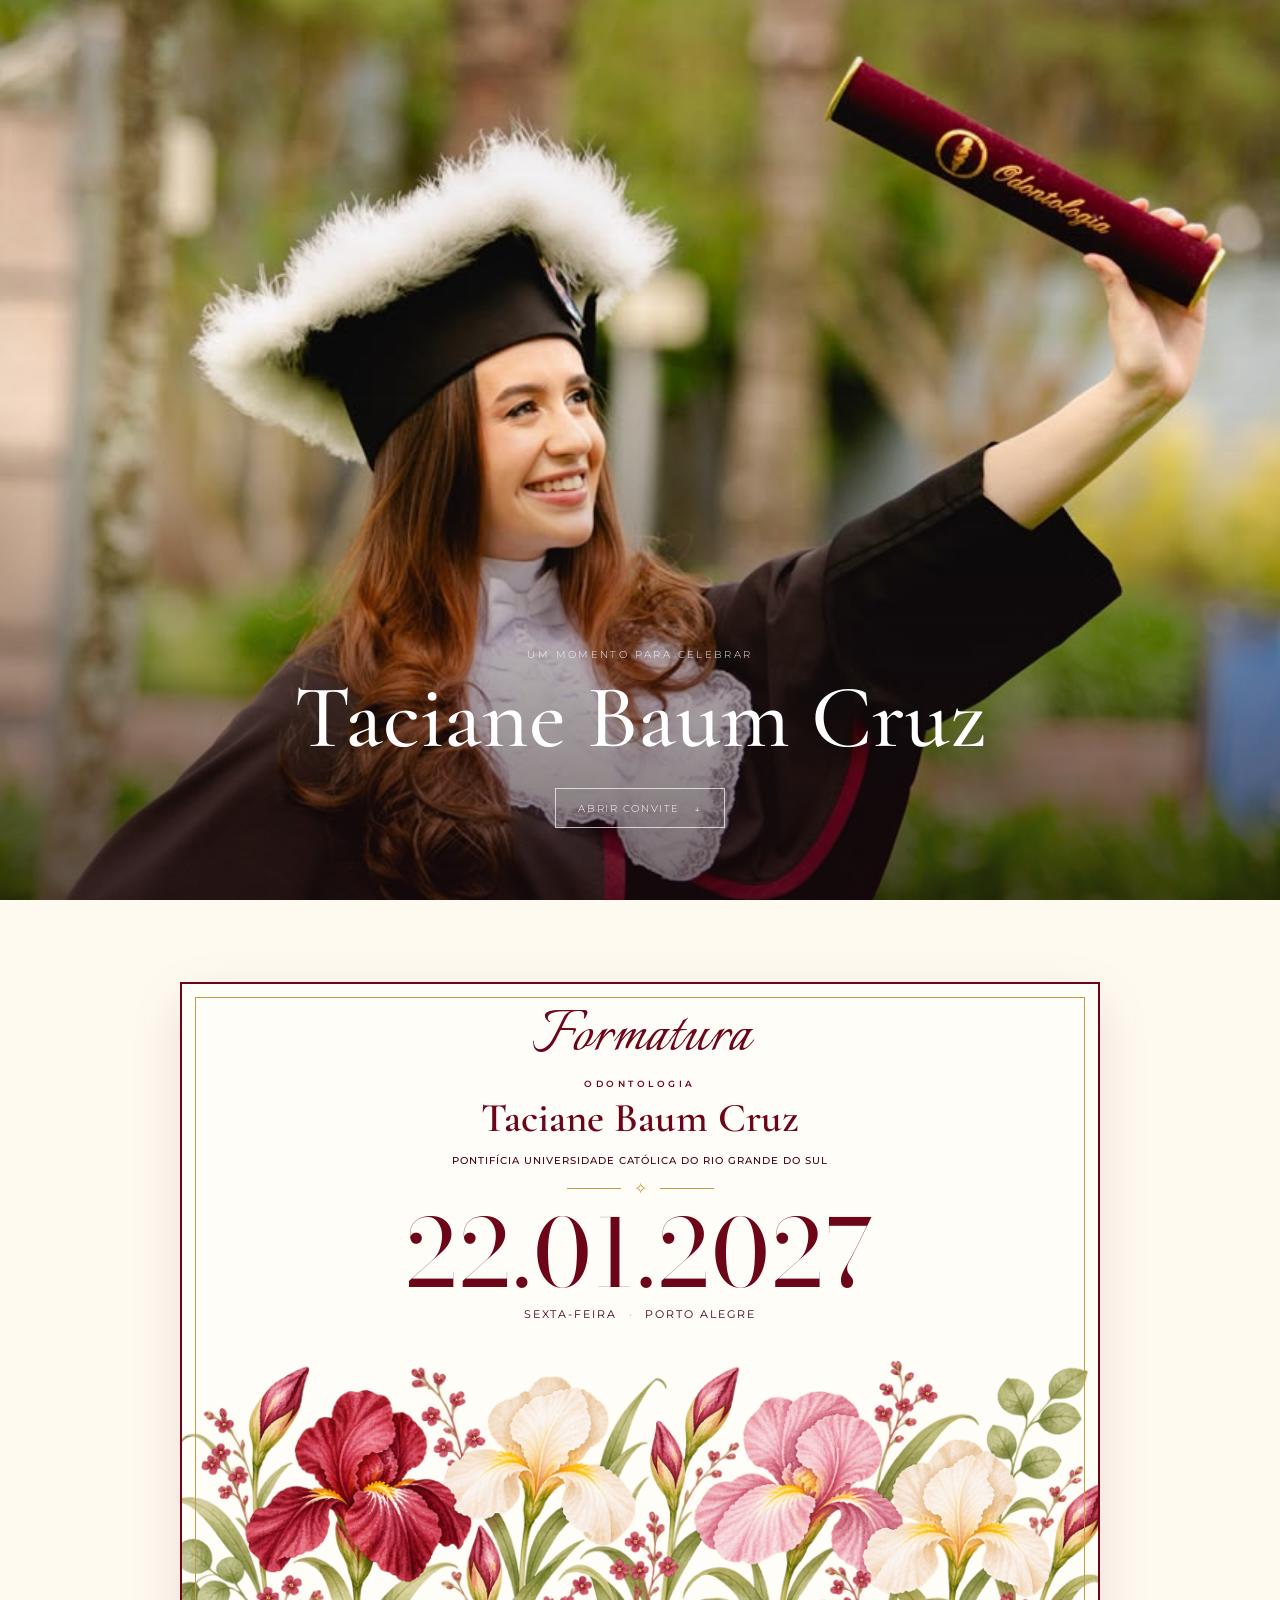
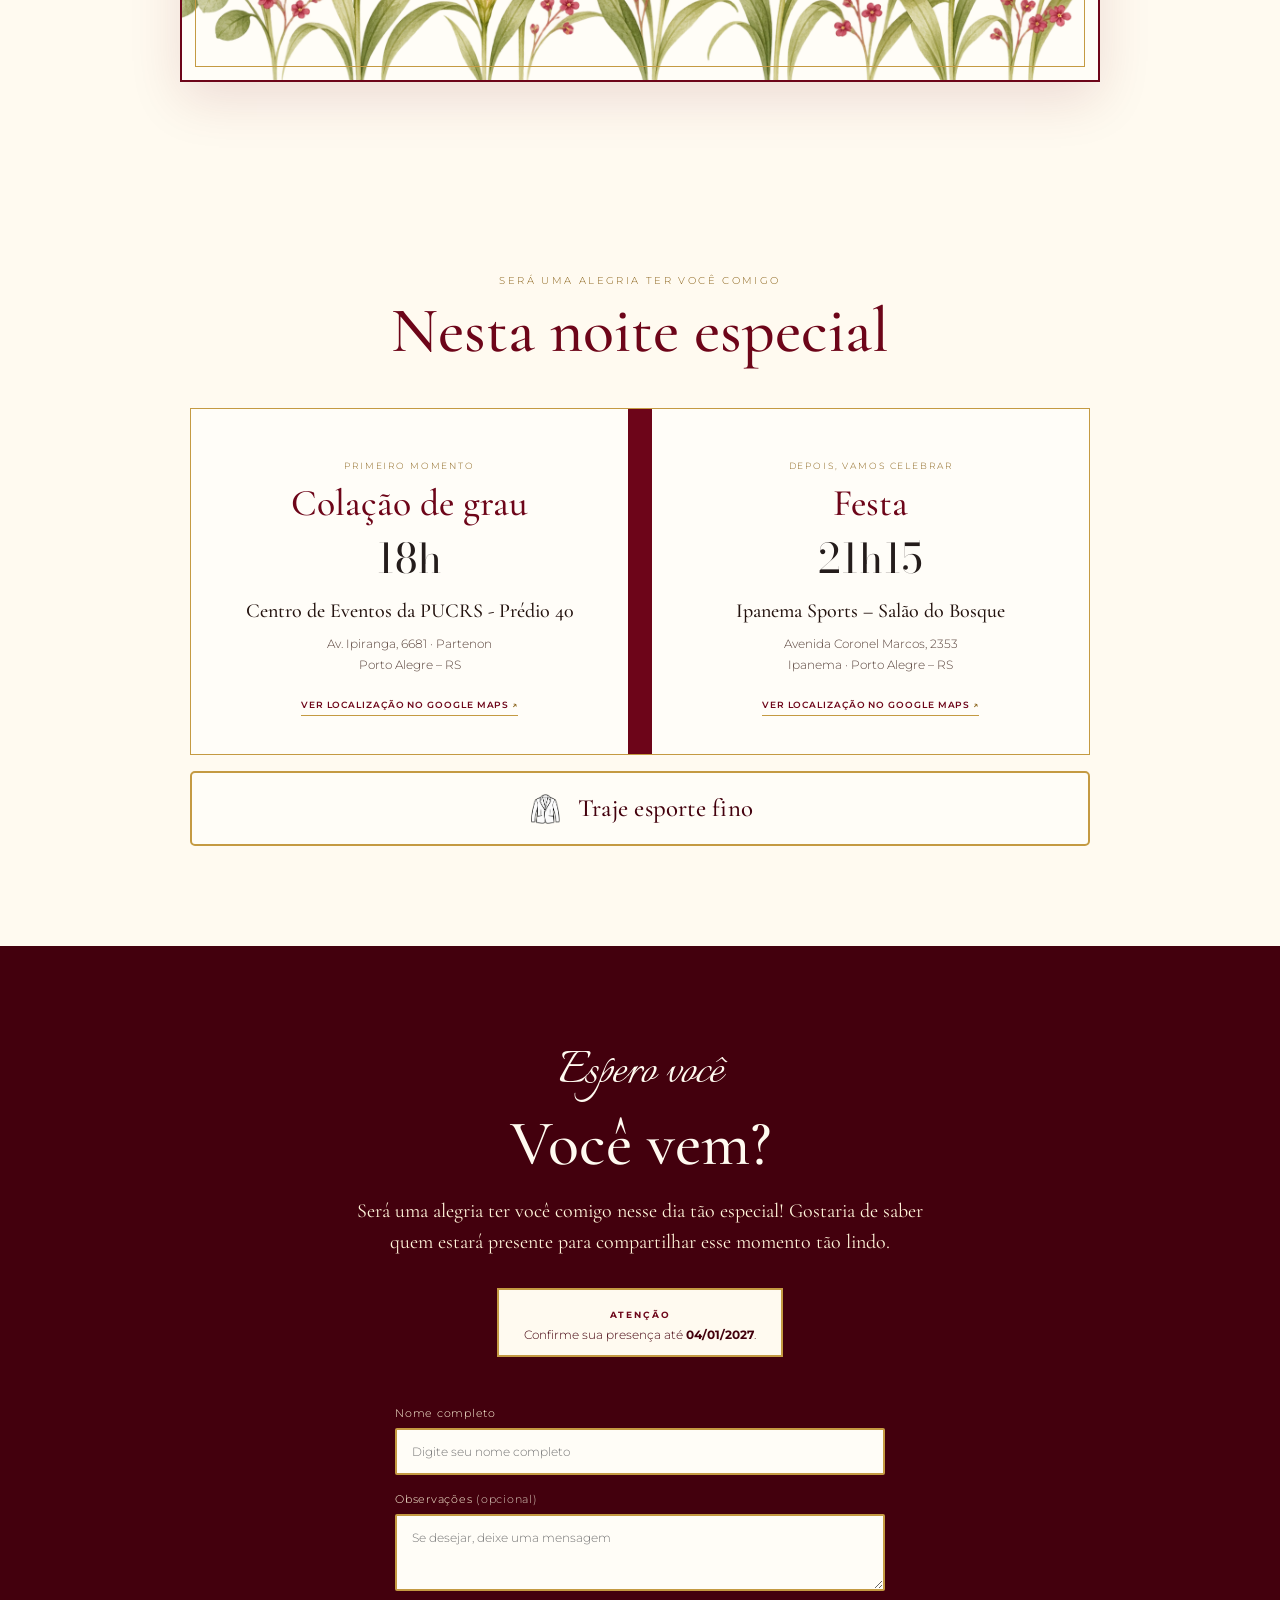
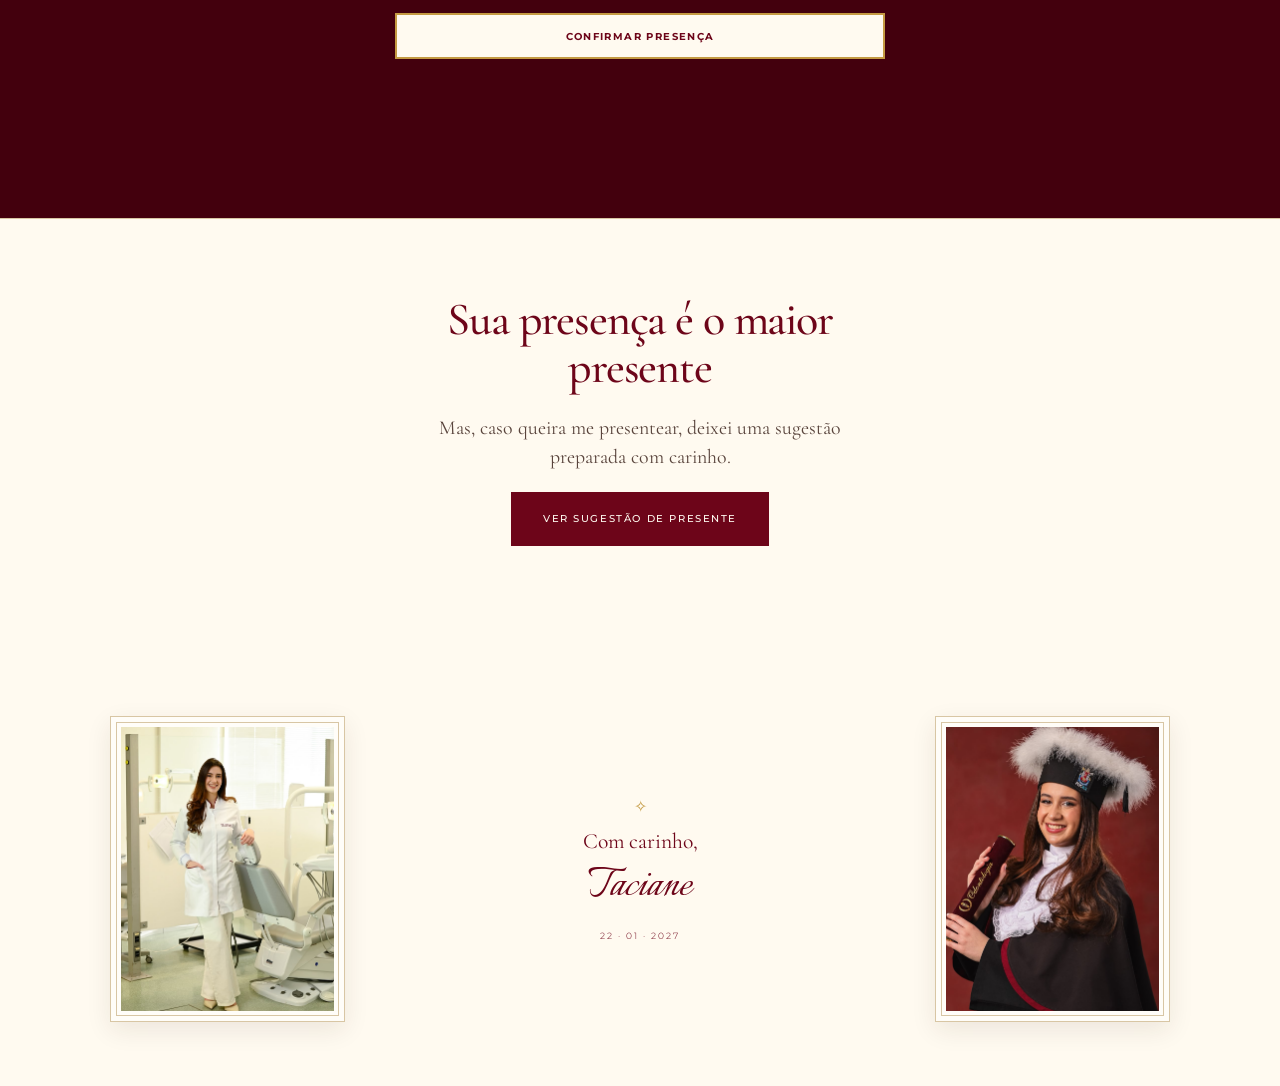
<file: index.html>
<!doctype html>
<html lang="pt-BR">
<head>
  <meta charset="utf-8">
  <meta name="viewport" content="width=device-width, initial-scale=1">
  <meta name="theme-color" content="#6d0519">
  <script>
    // O convite sempre abre pela foto de capa, inclusive em celulares que
    // restauram a posição anterior ou preservam uma âncora na URL.
    if ("scrollRestoration" in history) history.scrollRestoration = "manual";
    if (location.hash) history.replaceState(null, "", location.pathname + location.search);
    function startAtCover() {
      window.scrollTo(0, 0);
      requestAnimationFrame(function () { window.scrollTo(0, 0); });
      setTimeout(function () { window.scrollTo(0, 0); }, 80);
      setTimeout(function () { window.scrollTo(0, 0); }, 260);
    }
    window.addEventListener("DOMContentLoaded", startAtCover, { once: true });
    window.addEventListener("load", startAtCover, { once: true });
    window.addEventListener("pageshow", startAtCover);
  </script>
  <meta name="description" content="Convite de formatura em Odontologia de Taciane Baum Cruz.">
  <title>Formatura | Taciane Baum Cruz</title>
  <link rel="preconnect" href="https://fonts.googleapis.com">
  <link rel="preconnect" href="https://fonts.gstatic.com" crossorigin>
  <link href="https://fonts.googleapis.com/css2?family=Bodoni+Moda:wght@400;500&family=Cormorant+Garamond:wght@400;500;600&family=Italianno&family=Montserrat:wght@300;400;500;600&display=swap" rel="stylesheet">
  <link rel="stylesheet" href="assets/style.css">
</head>
<body>
  <main>
    <section class="hero" aria-label="Fotografia da formanda">
      <img class="hero-photo" src="assets/foto-1.jpg" alt="Taciane usando beca de formatura e segurando o canudo">
      <div class="hero-shade"></div>
      <div class="hero-caption">
        <span class="eyebrow light">Um momento para celebrar</span>
        <h1>Taciane Baum Cruz</h1>
        <a class="hero-link" href="#convite">Abrir convite <span aria-hidden="true">↓</span></a>
      </div>
    </section>

    <section class="invitation section reveal" id="convite">
      <div class="paper">
        <div class="paper-content">
          <p class="script-label">Formatura</p>
          <p class="course">Odontologia</p>
          <h2 class="graduate-name">Taciane Baum Cruz</h2>
          <p class="university">Pontifícia Universidade Católica do Rio Grande do Sul</p>
          <div class="ornament"><span></span><i>✧</i><span></span></div>
          <p class="intro">Com o coração cheio de alegria, convido você para celebrar comigo a realização de um sonho.</p>
          <div class="date-block"><p class="date-number">22.01.2027</p><p class="date-place">SEXTA-FEIRA <span>·</span> PORTO ALEGRE</p></div>
        </div>
        <img class="floral-art" src="assets/flores-aquarela.png" alt="Borda botânica em aquarela com íris bordô e flores marfim" aria-hidden="true">
      </div>
    </section>

    <section class="events section reveal" aria-label="Programação">
      <p class="eyebrow">Será uma alegria ter você comigo</p>
      <h2 class="section-title">Nesta noite especial</h2>
      <div class="event-grid">
        <article class="event-card">
          <p class="card-kicker">Primeiro momento</p>
          <h3>Colação de grau</h3>
          <p class="event-time">18h</p>
          <p class="venue">Centro de Eventos da PUCRS - Prédio 40</p>
          <p class="address">Av. Ipiranga, 6681 · Partenon<br>Porto Alegre – RS</p>
          <a class="text-link" href="https://www.google.com/maps/search/?api=1&query=Centro+de+Eventos+da+PUCRS%2C+Av.+Ipiranga%2C+6681%2C+Porto+Alegre" target="_blank" rel="noopener">Ver localização no Google Maps <span>↗</span></a>
        </article>
        <article class="event-card">
          <p class="card-kicker">Depois, vamos celebrar</p>
          <h3>Festa</h3>
          <p class="event-time">21h15</p>
          <p class="venue">Ipanema Sports – Salão do Bosque</p>
          <p class="address">Avenida Coronel Marcos, 2353<br>Ipanema · Porto Alegre – RS</p>
          <a class="text-link" href="https://www.google.com/maps/search/?api=1&query=Ipanema+Sports+Sal%C3%A3o+do+Bosque%2C+Avenida+Coronel+Marcos%2C+2353%2C+Porto+Alegre" target="_blank" rel="noopener">Ver localização no Google Maps <span>↗</span></a>
        </article>
      </div>
      <div class="attire">
        <span class="attire-icons" aria-hidden="true"><img src="assets/icone-blazer.png" alt=""></span>
        <div class="attire-text"><span>Traje esporte fino</span></div>
      </div>
    </section>

    <section class="rsvp section reveal" id="confirmacao">
      <p class="script-label">Espero você</p>
      <h2 class="section-title">Você vem?</h2>
      <p class="rsvp-copy">Será uma alegria ter você comigo nesse dia tão especial! Gostaria de saber quem estará presente para compartilhar esse momento tão lindo.</p>
      <div class="deadline"><span>ATENÇÃO</span><p>Confirme sua presença até <strong>04/01/2027</strong>.</p></div>
      <form id="rsvp-form" class="rsvp-form">
        <label for="nome">Nome completo</label>
        <input id="nome" name="Nome" type="text" placeholder="Digite seu nome completo" autocomplete="name" required>
        <label for="observacoes">Observações <span>(opcional)</span></label>
        <textarea id="observacoes" name="Observações" rows="3" placeholder="Se desejar, deixe uma mensagem"></textarea>
        <input type="text" name="_honey" class="honeypot" tabindex="-1" autocomplete="off" aria-hidden="true">
        <input type="hidden" name="_subject" value="Confirmação de presença — Formatura Taciane Baum Cruz">
        <button class="button" type="submit" id="submit-button">Confirmar presença</button>
        <p class="form-feedback" id="form-feedback" role="status" aria-live="polite"></p>
      </form>
</section>

    <section class="gift-teaser section reveal" aria-label="Presente">
      <div class="gift-message">
        
        <h2>Sua presença é o maior presente</h2>
        <p>Mas, caso queira me presentear, deixei uma sugestão preparada com carinho.</p>
        <a class="gift-cta" href="presente.html">VER SUGESTÃO DE PRESENTE</a>
      </div>
    </section>
  </main>
  <footer class="footer">
    <div class="footer-gallery">
      <figure class="footer-photo-frame">
        <img src="assets/taci-consultorio.jpeg" alt="Taciane no consultório odontológico">
      </figure>
      <div class="footer-signature">
        <span class="footer-flourish">✧</span>
        <p>Com carinho,</p>
        <strong>Taciane</strong>
        <small>22 · 01 · 2027</small>
      </div>
      <figure class="footer-photo-frame">
        <img src="assets/taci-canudo.jpeg" alt="Taciane com a beca e o canudo de formatura">
      </figure>
    </div>
  </footer>
  <script src="assets/script.js"></script>
</body>
</html>
</file>
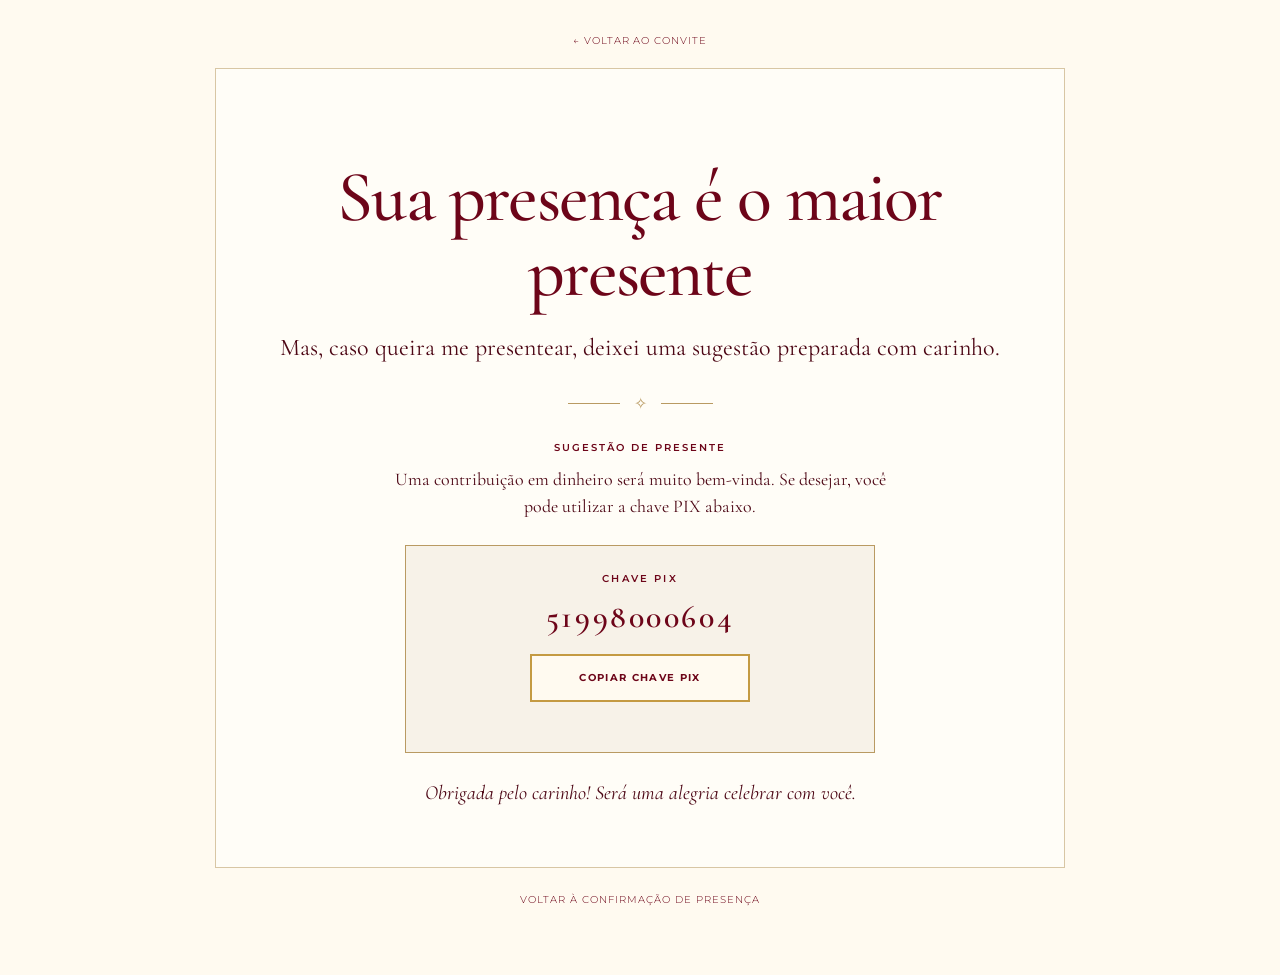
<file: presente.html>
<!doctype html>
<html lang="pt-BR">
<head>
  <meta charset="utf-8">
  <meta name="viewport" content="width=device-width, initial-scale=1">
  <meta name="theme-color" content="#6d0519">
  <meta name="description" content="Uma sugestão de presente para a formatura de Taciane Baum Cruz.">
  <title>Um carinho | Taciane Baum Cruz</title>
  <link rel="preconnect" href="https://fonts.googleapis.com">
  <link rel="preconnect" href="https://fonts.gstatic.com" crossorigin>
  <link href="https://fonts.googleapis.com/css2?family=Cormorant+Garamond:wght@400;500;600&family=Italianno&family=Montserrat:wght@300;400;500;600&display=swap" rel="stylesheet">
  <link rel="stylesheet" href="assets/style.css">
</head>
<body class="gift-page">
  <main class="gift-detail">
    <a class="back-link" href="index.html">← VOLTAR AO CONVITE</a>
    <section class="gift-detail-card">
      <p class="gift-kicker">
      <h1>Sua presença é o maior presente</h1>
      <p class="gift-detail-intro">Mas, caso queira me presentear, deixei uma sugestão preparada com carinho.</p>
      <div class="gift-divider"><span>✧</span></div>
      <p class="gift-suggestion-label">SUGESTÃO DE PRESENTE</p>
      <p class="gift-detail-copy">Uma contribuição em dinheiro será muito bem-vinda. Se desejar, você pode utilizar a chave PIX abaixo.</p>
      <div class="pix-panel">
        <span class="pix-label">CHAVE PIX</span>
        <strong class="pix-value" id="pix-key">51998000604</strong>
        <button class="button pix-copy-button" id="copy-pix" type="button">COPIAR CHAVE PIX</button>
        <p class="copy-feedback" id="copy-feedback" role="status" aria-live="polite"></p>
      </div>
      <p class="gift-thanks">Obrigada pelo carinho! Será uma alegria celebrar com você.</p>
    </section>
    <a class="back-link gift-back-bottom" href="index.html#confirmacao">VOLTAR À CONFIRMAÇÃO DE PRESENÇA</a>
  </main>
  <script src="assets/script.js"></script>
</body>
</html>
</file>
<file: assets/style.css>
/* Identidade visual inspirada no canudo e na beca: bordô, marfim, preto e dourado. */
:root {
  --wine: #6d0519;
  --wine-deep: #4d0715;
  --ivory: #f7f2e8;
  --paper: #fffdf8;
  --ink: #241c1b;
  --muted: #716660;
  --champagne: #b99a62;
  --sage: #85876a;
  --serif: "Cormorant Garamond", Georgia, serif;
  --sans: "Montserrat", Arial, sans-serif;
  --script: "Italianno", cursive;
}
* { box-sizing: border-box; }
html { scroll-behavior: smooth; }
body { margin: 0; color: var(--ink); background: var(--ivory); font-family: var(--sans); font-weight: 300; }
a { color: inherit; }
.hero { min-height: 100svh; height: 900px; max-height: 1100px; position: relative; display: grid; place-items: end center; overflow: hidden; background: #29231f; }
.hero-photo { position: absolute; inset: 0; width: 100%; height: 100%; object-fit: cover; object-position: center 38%; animation: photoReveal 1.6s ease both; }
.hero-shade { position: absolute; inset: 0; background: linear-gradient(0deg, rgba(25,8,12,.62), transparent 55%, rgba(25,8,12,.08)); }
.hero-caption { z-index: 1; color: white; text-align: center; padding: 0 20px 8vh; animation: riseIn 1.2s .35s both; }
.hero-caption h1 { font: 500 clamp(2.8rem, 7vw, 5.6rem)/.95 var(--serif); margin: 13px 0 28px; }
.eyebrow { font-size: .62rem; letter-spacing: .24em; text-transform: uppercase; color: var(--wine); }
.eyebrow.light { color: rgba(255,255,255,.92); }
.hero-link { display: inline-flex; gap: 14px; align-items: center; padding: 13px 22px; border: 1px solid rgba(255,255,255,.7); text-decoration: none; text-transform: uppercase; letter-spacing: .16em; font-size: .62rem; transition: background .25s, color .25s; }
.hero-link:hover { background: white; color: var(--wine); }
.section { padding: 100px 24px; }
.invitation { padding-top: 82px; padding-bottom: 82px; background: var(--ivory); }
.paper { max-width: 920px; min-height: 950px; margin: auto; background: var(--paper); border: 1px solid #e2d7c5; box-shadow: 0 20px 70px rgba(55,31,24,.08); position: relative; overflow: hidden; }
.paper:before, .gift-paper:before { content: ""; position: absolute; inset: 13px; border: 1px solid rgba(185,154,98,.5); pointer-events: none; z-index: 3; }
.paper-content { position: relative; z-index: 2; text-align: center; padding: 58px 28px 285px; }
.script-label { font: 400 3.6rem/1 var(--script); color: var(--wine); margin: 0 0 8px; }
.course { font-size: .58rem; letter-spacing: .32em; text-transform: uppercase; color: var(--muted); margin: 0 0 15px; }
.graduate-name { font: 500 clamp(2.5rem, 6vw, 4.4rem)/1 var(--serif); color: var(--wine); margin: 0; }
.university { font-size: .62rem; letter-spacing: .1em; text-transform: uppercase; color: var(--muted); margin: 18px auto 20px; }
.ornament { display: flex; align-items: center; justify-content: center; gap: 13px; color: var(--champagne); margin: 20px auto; }
.ornament span { width: 54px; height: 1px; background: #cdb88e; }
.ornament i { font-style: normal; font-size: 1rem; }
.intro { max-width: 470px; margin: 0 auto 25px; font: 400 1.22rem/1.5 var(--serif); color: #62514b; }
.date-block { position: relative; z-index: 2; }
.date-month, .date-year { letter-spacing: .3em; font-size: .62rem; color: var(--wine); margin: 0; }
.date-number { font: 400 clamp(6rem, 13vw, 9rem)/.8 var(--serif); color: var(--wine); margin: 10px 0; }
.date-place { font-size: .64rem; letter-spacing: .2em; color: var(--ink); margin-top: 20px; }
.date-place span { color: var(--champagne); padding: 0 7px; }
/* A nova arte de íris é uma borda inferior. Ela fica atrás do conteúdo e começa abaixo da data. */
.floral-art { position: absolute; z-index: 1; display: block; width: 100%; height: 265px; object-fit: contain; object-position: center bottom; bottom: 0; left: 0; pointer-events: none; }
.events { background: #eee7d9; text-align: center; }
.section-title { font: 500 clamp(2.8rem, 6vw, 4rem)/1 var(--serif); color: var(--wine); margin: 13px 0 45px; }
.event-grid { max-width: 900px; margin: auto; display: grid; grid-template-columns: repeat(2, 1fr); gap: 22px; text-align: center; }
.event-card { background: var(--paper); border: 1px solid #d8c39a; padding: 42px 30px 38px; }
.card-kicker { font-size: .58rem; letter-spacing: .2em; text-transform: uppercase; color: var(--champagne); }
.event-card h3 { font: 500 2.25rem/1 var(--serif); color: var(--wine); margin: 14px 0; }
.event-time { font: 500 2.2rem var(--serif); color: var(--ink); margin: 12px 0 18px; }
.venue { font: 500 1.25rem/1.2 var(--serif); margin: 0 auto 10px; }
.address { color: var(--muted); font-size: .72rem; line-height: 1.8; }
.text-link { display: inline-block; margin-top: 12px; color: var(--wine); text-transform: uppercase; letter-spacing: .1em; font-size: .57rem; text-decoration: none; border-bottom: 1px solid #c9ae7b; padding-bottom: 5px; }
.text-link span { color: var(--champagne); }
.attire { max-width: 900px; margin: 16px auto 0; display: flex; justify-content: center; align-items: center; gap: 16px; padding: 19px; background: #f8f3e9; border: 1px solid #d8c39a; border-radius: 5px; color: var(--wine); text-align: left; }
.attire-icon { color: var(--champagne); font-size: 1.5rem; }
.attire-label { display: block; text-transform: uppercase; letter-spacing: .2em; font-size: .55rem; margin-bottom: 4px; }
.attire strong { font: 500 1.35rem var(--serif); color: #382a25; }
.rsvp { max-width: none; margin: auto; text-align: center; background: var(--wine); color: var(--ivory); position: relative; overflow: hidden; }
.rsvp .script-label { color: #f8f0e2; font-size: 3.5rem; }
.rsvp .section-title { color: #fffaf0; margin-bottom: 20px; }
.rsvp-copy { max-width: 570px; margin: 0 auto 30px; color: #f1e5dc; font: 400 1.25rem/1.55 var(--serif); }
.deadline { display: inline-block; background: #f4ead8; border: 1px solid #c7a66c; padding: 13px 25px; margin-bottom: 32px; color: var(--wine-deep); }
.deadline span { font-size: .57rem; letter-spacing: .2em; color: var(--wine); }
.deadline p { margin: 5px 0 0; font-size: .75rem; }
.rsvp-form { max-width: 490px; margin: auto; text-align: left; }
.rsvp-form label { display: block; margin: 18px 0 8px; font-size: .67rem; letter-spacing: .07em; color: #f4e8d8; }
.rsvp-form label span { color: #d9c8bb; }
.rsvp-form input, .rsvp-form textarea { display: block; width: 100%; padding: 14px 15px; border: 1px solid #d5c5b2; border-radius: 2px; background: #fffdf8; font: 300 .78rem var(--sans); color: var(--ink); outline: none; }
.rsvp-form input:focus, .rsvp-form textarea:focus { border-color: var(--champagne); }
.rsvp-form textarea { resize: vertical; }
.honeypot { position: absolute !important; left: -9999px !important; }
.button { display: inline-block; border: 1px solid #d3b77f; background: #f4ead8; color: var(--wine); padding: 15px 26px; font: 500 .62rem var(--sans); letter-spacing: .14em; text-transform: uppercase; cursor: pointer; transition: background .25s, color .25s, transform .25s; }
.rsvp-form .button { width: 100%; margin-top: 22px; }
.button:hover { background: transparent; color: inherit; transform: translateY(-2px); }
.rsvp-form .button:hover { color: #fff7e9; }
.button:disabled { opacity: .65; cursor: wait; }
.form-feedback, .copy-feedback { min-height: 1.3em; color: #f8e8ca; font: 400 1.1rem var(--serif); text-align: center; }
.gift-invite { margin-top: 35px; color: #f1e5dc; font-size: .7rem; }
.gift-invite a { color: #f2d9a8; }
.footer { padding: 42px 20px 50px; text-align: center; background: var(--ivory); color: var(--wine); }
.footer-flourish { color: var(--champagne); }
.footer p { font: 400 1.25rem var(--serif); margin: 9px 0 0; }
.footer strong { display: block; font: 400 2.8rem var(--script); }
.footer small { display: block; margin-top: 10px; font-size: .55rem; letter-spacing: .22em; }
.gift-page { min-height: 100vh; }
.gift-main { min-height: 100vh; display: flex; flex-direction: column; justify-content: center; align-items: center; padding-top: 50px; padding-bottom: 50px; background: var(--ivory); }
.back-link { color: var(--wine); font-size: .62rem; letter-spacing: .1em; text-decoration: none; margin-bottom: 22px; }
.gift-paper { width: min(100%, 650px); min-height: 700px; position: relative; overflow: hidden; background: var(--paper); border: 1px solid #e2d7c5; box-shadow: 0 20px 70px rgba(55,31,24,.08); text-align: center; padding: 75px 35px 245px; }
.gift-content { position: relative; z-index: 2; }
.gift-paper h1 { font: 500 3.3rem/1 var(--serif); color: var(--wine); margin: 15px 0 22px; }
.gift-message { max-width: 430px; margin: 0 auto 30px; font: 400 1.25rem/1.5 var(--serif); color: var(--muted); }
.pix-label { text-transform: uppercase; font-size: .58rem; letter-spacing: .22em; color: var(--champagne); }
.pix-value { font: 500 1.6rem var(--serif); letter-spacing: .07em; color: var(--wine); margin: 10px 0 22px; }
.gift-flowers { position: absolute; z-index: 1; bottom: 0; left: 0; width: 100%; height: 210px; object-fit: contain; object-position: center bottom; pointer-events: none; }
.bottom-back { margin: 22px 0 0; }
.reveal { opacity: 0; transform: translateY(24px); transition: opacity .9s ease, transform .9s ease; }
.reveal.is-visible { opacity: 1; transform: translateY(0); }
@keyframes photoReveal { from { opacity: 0; transform: scale(1.035); } to { opacity: 1; transform: scale(1); } }
@keyframes riseIn { from { opacity: 0; transform: translateY(18px); } to { opacity: 1; transform: translateY(0); } }
@media (max-width: 680px) {
  .hero { height: 100svh; min-height: 650px; }
  .hero-photo { object-position: 51% center; }
  .hero-caption { padding-bottom: 7vh; }
  .section { padding: 70px 17px; }
  .invitation { padding: 48px 12px; }
  .paper { min-height: 900px; }
  .paper-content { padding: 52px 18px 245px; }
  .university { max-width: 260px; line-height: 1.7; }
  .intro { font-size: 1.15rem; }
  .date-number { font-size: 7rem; }
  .date-place { font-size: .53rem; letter-spacing: .12em; }
  .floral-art { height: 220px; width: 100%; object-fit: contain; }
  .event-grid { grid-template-columns: 1fr; gap: 14px; }
  .event-card { padding: 32px 20px; }
  .section-title { margin-bottom: 30px; }
  .gift-paper { padding: 65px 24px 210px; min-height: 650px; }
  .gift-paper h1 { font-size: 2.8rem; }
  .gift-message { font-size: 1.15rem; }
  .gift-flowers { height: 175px; }
}
@media (prefers-reduced-motion: reduce) {
  *, *::before, *::after { scroll-behavior: auto !important; animation-duration: .01ms !important; transition-duration: .01ms !important; }
}


/* AJUSTE FINAL — bordô vivo #6d0519 + marfim. Sem tons rosados ou lilases. */
:root {
  --wine: #6d0519;
  --wine-deep: #43000d;
  --ivory: #fffaf0;
  --paper: #fffdf7;
  --ink: #24130f;
  --muted: #59443c;
  --champagne: #c49a42;
  --sage: #69734b;
}
body { background: var(--ivory); color: var(--ink); }
.invitation { background: #fffaf0; }
.paper { background: #fffdf7; border: 2px solid #6d0519; box-shadow: 0 18px 50px rgba(109,5,25,.12); }
.paper:before, .gift-paper:before { border: 1px solid #c49a42; }
.script-label { color: #6d0519; font-size: clamp(4.6rem, 8vw, 6.2rem); line-height: .95; }
.graduate-name { color: #6d0519; font-size: clamp(3.2rem, 7vw, 5.2rem); font-weight: 600; }
.course { color: #6d0519; font-weight: 600; letter-spacing: .38em; }
.university { color: #43000d; font-weight: 500; }
.intro { color: #3f251e; }
.ornament { color: #c49a42; }
.ornament span { background: #c49a42; }
.date-block { margin-top: 25px; }
.date-number {
  color: #6d0519;
  font: 600 clamp(5.8rem, 12vw, 9.2rem)/.95 var(--serif);
  letter-spacing: -.035em;
  white-space: nowrap;
  margin: 22px 0 12px;
}
.date-place { color: #43000d; font-weight: 600; letter-spacing: .22em; }
.date-place span { color: #c49a42; }
.floral-art { height: 265px; object-fit: contain; object-position: center bottom; bottom: 0; z-index: 1; }
.events { background: #6d0519; color: #fffaf0; }
.events .eyebrow { color: #f7e8bd; }
.events .section-title { color: #fffaf0; }
.event-card { background: #fffdf7; border: 2px solid #c49a42; box-shadow: 0 8px 22px rgba(40,0,8,.12); }
.event-card h3 { color: #6d0519; font-size: 2.55rem; }
.event-time { color: #43000d; }
.venue { color: #24130f; }
.address { color: #59443c; }
.card-kicker { color: #8b641c; }
.text-link { color: #6d0519; border-bottom-color: #c49a42; font-weight: 600; }
.text-link span { color: #8b641c; }
.attire { background: #fffdf7; border: 2px solid #c49a42; color: #6d0519; }
.attire-icon { color: #8b641c; }
.attire strong { color: #43000d; }
.rsvp { background: #43000d; color: #fffaf0; }
.rsvp .script-label, .rsvp .section-title { color: #fffaf0; }
.rsvp-copy { color: #fff3d9; }
.deadline { background: #fffaf0; border: 2px solid #c49a42; color: #43000d; }
.deadline span { color: #6d0519; font-weight: 700; }
.rsvp-form label { color: #fff3d9; }
.rsvp-form input, .rsvp-form textarea { background: #fffdf7; border: 2px solid #c49a42; color: #24130f; }
.button { background: #fffaf0; border: 2px solid #c49a42; color: #6d0519; font-weight: 700; }
.button:hover { background: #6d0519; border-color: #fffaf0; color: #fffaf0; }
.rsvp-form .button:hover { color: #fffaf0; }
.form-feedback, .copy-feedback { color: #fff3d9; }
.gift-invite { color: #fff3d9; }
.gift-invite a { color: #f2d28b; font-weight: 600; }
.footer { background: #6d0519; color: #fffaf0; }
.footer-flourish { color: #f2d28b; }
.gift-main { background: #fffaf0; }
.gift-paper { background: #fffdf7; border: 2px solid #6d0519; }
.gift-paper h1, .pix-value, .back-link { color: #6d0519; }
.gift-message { color: #59443c; }
.pix-label { color: #8b641c; }
.gift-flowers { height: 190px; object-fit: contain; object-position: center bottom; }
@media (max-width: 680px) {
  .paper { min-height: 900px; }
  .paper-content { padding: 60px 16px 285px; }
  .script-label { font-size: 4.7rem; }
  .graduate-name { font-size: clamp(2.9rem, 10vw, 4rem); }
  .date-number { font-size: clamp(4.4rem, 13vw, 6.3rem); margin-top: 28px; }
  .date-place { font-size: .58rem; letter-spacing: .12em; }
  .floral-art { height: 225px; }
  .events { background: #6d0519; }
  .event-card h3 { font-size: 2.35rem; }
}


/* Seção de presente — composição editorial inspirada na referência enviada. */
.gift-teaser {
  background: #fffaf0;
  color: #6d0519;
  text-align: center;
  padding: 92px 24px 100px;
  border-top: 1px solid #e5d8c1;
}
.gift-kicker {
  color: #8b6d50;
  font: 500 .62rem var(--sans);
  letter-spacing: .34em;
  margin: 0 0 20px;
}
.gift-teaser h2 {
  color: #3c281d;
  font: 500 clamp(2.4rem, 5.4vw, 4rem)/1.12 var(--serif);
  margin: 0 auto 20px;
}
.gift-teaser > p:not(.gift-kicker) {
  color: #6c574a;
  font: 400 clamp(1.05rem, 2vw, 1.35rem)/1.5 var(--serif);
  margin: 0 auto 30px;
}
.gift-cta {
  display: inline-flex;
  align-items: center;
  justify-content: center;
  min-height: 52px;
  padding: 0 30px;
  background: #6d0519;
  border: 1px solid #6d0519;
  color: #fffaf0;
  text-decoration: none;
  font: 500 .62rem var(--sans);
  letter-spacing: .16em;
  transition: background .25s, color .25s, transform .25s;
}
.gift-cta:hover {
  background: #fffaf0;
  color: #6d0519;
  transform: translateY(-2px);
}
.gift-detail {
  min-height: 100vh;
  background: #fffaf0;
  padding: 34px 22px 48px;
  display: flex;
  flex-direction: column;
  align-items: center;
  justify-content: center;
}
.gift-detail-card {
  width: min(100%, 850px);
  text-align: center;
  padding: 65px 36px 58px;
  background: #fffdf7;
  border: 1px solid #d9c7a5;
  box-shadow: 0 18px 55px rgba(65,28,15,.07);
}
.gift-detail-card h1 {
  color: #3c281d;
  font: 500 clamp(2.5rem, 6vw, 4.4rem)/1.1 var(--serif);
  margin: 0 auto 20px;
}
.gift-detail-intro {
  color: #6c574a;
  font: 400 clamp(1.05rem, 2vw, 1.4rem)/1.5 var(--serif);
  margin: 0 auto;
}
.gift-divider {
  display: flex;
  align-items: center;
  justify-content: center;
  gap: 14px;
  color: #b58b45;
  margin: 28px auto;
}
.gift-divider:before, .gift-divider:after {
  content: "";
  width: 52px;
  height: 1px;
  background: #c8a96e;
}
.gift-suggestion-label {
  color: #6d0519;
  font: 600 .62rem var(--sans);
  letter-spacing: .22em;
  margin: 0 0 13px;
}
.gift-detail-copy {
  color: #6c574a;
  font: 400 1.12rem/1.5 var(--serif);
  max-width: 520px;
  margin: 0 auto 25px;
}
.pix-panel {
  width: min(100%, 470px);
  margin: 0 auto;
  padding: 26px 24px 18px;
  background: #f7f0e3;
  border: 1px solid #c8a96e;
}
.pix-panel .pix-label {
  display: block;
  color: #6d0519;
  font: 600 .62rem var(--sans);
  letter-spacing: .22em;
}
.pix-panel .pix-value {
  display: block;
  color: #6d0519;
  font: 600 clamp(1.45rem, 4vw, 2rem) var(--serif);
  letter-spacing: .08em;
  margin: 13px 0 18px;
}
.pix-copy-button {
  min-width: 220px;
  min-height: 48px;
  font-size: .6rem;
}
.gift-detail .copy-feedback {
  color: #6d0519;
  margin: 10px 0 0;
  min-height: 1.3em;
}
.gift-thanks {
  color: #6c574a;
  font: italic 1.2rem var(--serif);
  margin: 28px 0 0;
}
.gift-back-bottom { margin-top: 25px; }
@media (max-width: 600px) {
  .gift-teaser { padding: 72px 22px 78px; }
  .gift-detail { padding: 20px 14px 30px; }
  .gift-detail-card { padding: 48px 20px 42px; }
  .gift-detail-card h1 { font-size: 2.7rem; }
  .pix-panel { padding: 22px 14px 15px; }
}


/* REFINAMENTO DA SEÇÃO PRESENTE — mesma tipografia e linguagem do convite. */
.gift-teaser {
  background: #fffaf0;
  color: #6d0519;
  text-align: center;
  padding: 92px 24px 104px;
  border-top: 1px solid #d8c6a4;
}
.gift-teaser .gift-kicker,
.gift-detail .gift-kicker {
  color: #6d0519;
  font: 500 .62rem/1.4 var(--sans);
  letter-spacing: .32em;
  margin: 0 0 23px;
}
.gift-teaser h2 {
  max-width: 900px;
  color: #6d0519;
  font: 500 clamp(2.8rem, 6vw, 4.7rem)/1.03 var(--serif);
  letter-spacing: -.025em;
  margin: 0 auto 22px;
}
.gift-teaser > p:not(.gift-kicker) {
  max-width: 760px;
  color: #4d0715;
  font: 400 clamp(1.2rem, 2.2vw, 1.55rem)/1.35 var(--serif);
  margin: 0 auto 32px;
}
.gift-cta {
  min-height: 54px;
  padding: 0 31px;
  background: #6d0519;
  border: 1px solid #6d0519;
  color: #fffaf0;
  font: 500 .62rem/1 var(--sans);
  letter-spacing: .16em;
  border-radius: 0;
  box-shadow: none;
}
.gift-cta:hover {
  background: #fffaf0;
  color: #6d0519;
}
.gift-detail {
  background: #fffaf0;
}
.gift-detail-card {
  max-width: 850px;
  background: #fffdf7;
  border: 1px solid #d8c6a4;
  box-shadow: none;
  padding: 68px 38px 62px;
}
.gift-detail-card h1 {
  color: #6d0519;
  font: 500 clamp(2.8rem, 6vw, 4.5rem)/1.04 var(--serif);
  letter-spacing: -.025em;
}
.gift-detail-intro,
.gift-detail-copy,
.gift-thanks {
  color: #4d0715;
  font-family: var(--serif);
}
.gift-detail-intro { font-size: clamp(1.2rem, 2.2vw, 1.5rem); }
.gift-divider { color: #b99a62; }
.gift-divider:before, .gift-divider:after { background: #b99a62; }
.gift-suggestion-label {
  color: #6d0519;
  font-family: var(--sans);
  letter-spacing: .2em;
}
.pix-panel {
  background: #f7f2e8;
  border: 1px solid #b99a62;
  border-radius: 0;
}
.pix-panel .pix-label { color: #6d0519; font-family: var(--sans); }
.pix-panel .pix-value {
  color: #6d0519;
  font: 600 clamp(1.5rem, 4vw, 2rem) var(--serif);
}
.gift-detail .copy-feedback { color: #6d0519; font-family: var(--sans); }
.gift-thanks { font-size: 1.25rem; }
@media (max-width: 600px) {
  .gift-teaser { padding: 72px 22px 80px; }
  .gift-teaser h2 { font-size: clamp(2.65rem, 10vw, 3.5rem); }
  .gift-detail-card { padding: 50px 20px 44px; }
  .gift-detail-card h1 { font-size: clamp(2.6rem, 10vw, 3.5rem); }
}


/* Ajustes finais aprovados: cartão mais compacto, data delicada e ícones de traje. */
.paper {
  min-height: 820px;
}
.paper-content {
  padding: 48px 28px 300px;
}
.date-number {
  color: #6d0519;
  font-family: var(--serif);
  font-size: clamp(5.2rem, 9.3vw, 7.1rem);
  font-weight: 400;
  line-height: .98;
  letter-spacing: .005em;
  margin: 24px 0 10px;
}
.date-place {
  font-weight: 400;
  letter-spacing: .2em;
}
.floral-art {
  width: 100%;
  height: 285px;
  object-fit: contain;
  object-position: center bottom;
}
.attire {
  gap: 18px;
}
.attire-icons {
  display: inline-flex;
  align-items: center;
  gap: 7px;
  color: #6d0519;
  flex: 0 0 auto;
}
.attire-icons svg {
  width: 25px;
  height: 31px;
  fill: none;
  stroke: currentColor;
  stroke-width: 1.6;
  stroke-linecap: round;
  stroke-linejoin: round;
}
@media (max-width: 680px) {
  .paper {
    min-height: 760px;
  }
  .paper-content {
    padding: 43px 16px 220px;
  }
  .date-number {
    font-size: clamp(3.9rem, 11.2vw, 5.2rem);
    letter-spacing: 0;
    margin-top: 22px;
  }
  .date-place {
    font-size: .54rem;
    letter-spacing: .12em;
  }
  .floral-art {
    height: 205px;
    width: 100%;
    object-fit: contain;
  }
  .attire-icons svg {
    width: 23px;
    height: 29px;
  }
}

/* Refinamento de espaçamento: texto totalmente livre da borda floral. */
.paper { min-height: 900px; }
.paper-content { padding: 48px 28px 315px; }
.date-number {
  font-family: var(--serif);
  font-weight: 400;
  font-size: clamp(5.1rem, 9vw, 6.8rem);
  line-height: 1;
  letter-spacing: .01em;
  margin: 17px 0 8px;
}
.floral-art { height: 285px; object-fit: contain; }
@media (max-width: 680px) {
  .paper { min-height: 820px; }
  .paper-content { padding: 43px 16px 225px; }
  .date-number { font-size: clamp(3.7rem, 10.8vw, 5rem); margin-top: 18px; }
  .floral-art { height: 195px; }
}


/* Ajuste de proporção do cartão: flores integradas ao rodapé, sem grande área vazia. */
.paper { min-height: 760px; }
.paper-content { padding: 52px 28px 24px; }
.date-number {
  font-family: "Bodoni Moda", "Bodoni MT", "Times New Roman", serif;
  font-weight: 400;
  font-size: clamp(5rem, 10.5vw, 7.2rem);
  line-height: 1.02;
  letter-spacing: .015em;
  margin: 20px 0 8px;
}
.date-place { margin-top: 10px; }
.floral-art { height: 225px; object-fit: contain; object-position: center bottom; }
@media (max-width: 680px) {
  .paper { min-height: 820px; }
  .paper-content { padding: 48px 17px 215px; }
  .date-number {
    font-size: clamp(4.1rem, 12vw, 5.8rem);
    letter-spacing: 0;
    margin-top: 22px;
  }
  .floral-art { height: 205px; }
}

/* Último refinamento do cartão floral: proporção compacta e flores encostadas ao rodapé. */
.paper { min-height: 830px; }
.paper-content { padding: 48px 28px 20px; }
.floral-art {
  width: 100%;
  height: auto;
  max-height: 300px;
  object-fit: contain;
  object-position: center bottom;
}
.date-number {
  font-family: "Bodoni Moda", "Bodoni MT", "Times New Roman", serif;
  font-size: clamp(5rem, 10.5vw, 7.1rem);
  font-weight: 400;
  line-height: 1.02;
  letter-spacing: .015em;
}
@media (max-width: 680px) {
  .paper { min-height: 780px; }
  .paper-content { padding: 43px 16px 150px; }
  .floral-art { max-height: 165px; }
  .date-number { font-size: clamp(4rem, 12vw, 5.4rem); }
}


/* Tipografia delicada para os horários dos eventos e ícone de traje enviado. */
.event-time {
  font-family: "Cormorant Garamond", Georgia, serif;
  font-size: clamp(2.35rem, 4vw, 2.85rem);
  font-weight: 400;
  line-height: 1;
  letter-spacing: .015em;
  color: #43000d;
  margin: 12px 0 18px;
}
.attire-icons {
  display: inline-flex;
  align-items: center;
  justify-content: center;
  flex: 0 0 auto;
}
.attire-icons img {
  display: block;
  width: 43px;
  height: 43px;
  object-fit: contain;
  filter: grayscale(1);
}
@media (max-width: 680px) {
  .event-time { font-size: 2.35rem; }
  .attire-icons img { width: 38px; height: 38px; }
}


/* Traje em uma única linha, com o ícone alinhado verticalmente ao texto. */
.attire {
  display: flex;
  flex-direction: row;
  align-items: center;
  justify-content: center;
  gap: 13px;
  flex-wrap: nowrap;
  white-space: nowrap;
}
.attire > div {
  display: inline-flex;
  align-items: baseline;
  gap: 7px;
  white-space: nowrap;
}
.attire-label {
  display: inline;
  margin: 0;
  white-space: nowrap;
}
.attire strong {
  display: inline;
  white-space: nowrap;
}
.attire-icons img {
  width: 38px;
  height: 38px;
}
@media (max-width: 420px) {
  .attire { gap: 8px; padding: 15px 10px; }
  .attire-icons img { width: 32px; height: 32px; }
  .attire > div { gap: 5px; }
}


/* Traje em uma única linha, com tipografia uniforme. */
.attire {
  display: flex;
  align-items: center;
  justify-content: center;
  gap: 14px;
  padding: 17px 22px;
}
.attire-text span {
  display: inline;
  color: #43000d;
  font-family: "Cormorant Garamond", Georgia, serif;
  font-size: 1.55rem;
  font-weight: 500;
  line-height: 1;
  letter-spacing: .01em;
  white-space: nowrap;
}
.attire-icons img {
  width: 37px;
  height: 37px;
}
@media (max-width: 680px) {
  .attire { gap: 10px; padding: 15px 12px; }
  .attire-text span { font-size: 1.35rem; }
  .attire-icons img { width: 33px; height: 33px; }
}


/* Galeria de retratos na seção de presente — moldura inspirada na referência enviada. */
.gift-teaser {
  background: #fffaf0;
  padding: 76px 28px 82px;
}
.gift-gallery {
  width: min(100%, 1120px);
  margin: 0 auto;
  display: grid;
  grid-template-columns: minmax(170px, 235px) minmax(320px, 1fr) minmax(170px, 235px);
  align-items: center;
  gap: clamp(24px, 4vw, 58px);
}
.gift-photo-frame {
  margin: 0;
  padding: 12px;
  background: #fffdf8;
  border: 1px solid #d8c6a4;
  box-shadow: 0 9px 26px rgba(55,31,24,.09);
  position: relative;
}
.gift-photo-frame:before {
  content: "";
  position: absolute;
  inset: 5px;
  border: 1px solid rgba(185,154,98,.55);
  pointer-events: none;
}
.gift-photo-frame img {
  display: block;
  width: 100%;
  aspect-ratio: 3 / 4;
  object-fit: cover;
}
.gift-photo-left img { object-position: center 42%; }
.gift-photo-right img { object-position: center 35%; }
.gift-message {
  text-align: center;
  min-width: 0;
}
.gift-message .gift-kicker { margin-bottom: 18px; }
.gift-message h2 {
  font-size: clamp(2.35rem, 3.6vw, 3.6rem);
  line-height: 1.06;
}
.gift-message > p:not(.gift-kicker) {
  font-size: clamp(1.08rem, 1.55vw, 1.3rem);
  line-height: 1.45;
}
@media (max-width: 760px) {
  .gift-teaser { padding: 58px 18px 66px; }
  .gift-gallery {
    grid-template-columns: repeat(2, minmax(0, 1fr));
    gap: 16px;
    max-width: 520px;
  }
  .gift-message {
    grid-column: 1 / -1;
    grid-row: 2;
    padding: 10px 4px 0;
  }
  .gift-photo-frame { padding: 8px; }
  .gift-photo-frame img { aspect-ratio: 4 / 5; }
  .gift-message h2 { font-size: clamp(2.2rem, 8vw, 3.1rem); }
}


/* Rodapé com retratos emoldurados, mantendo o fundo marfim do convite aprovado. */
.footer {
  background: var(--ivory, #f7f2e8);
  color: var(--wine, #6d0519);
  padding: 58px 28px 64px;
}
.footer-gallery {
  width: min(100%, 1060px);
  margin: 0 auto;
  display: grid;
  grid-template-columns: minmax(170px, 235px) minmax(280px, 1fr) minmax(170px, 235px);
  align-items: center;
  gap: clamp(24px, 4vw, 58px);
}
.footer-photo-frame {
  margin: 0;
  padding: 10px;
  background: #fffdf8;
  border: 1px solid #d8c6a4;
  box-shadow: 0 8px 24px rgba(55,31,24,.09);
  position: relative;
}
.footer-photo-frame:before {
  content: "";
  position: absolute;
  inset: 5px;
  border: 1px solid rgba(185,154,98,.55);
  pointer-events: none;
  z-index: 1;
}
.footer-photo-frame img {
  display: block;
  width: 100%;
  aspect-ratio: 3 / 4;
  object-fit: cover;
}
.footer-photo-frame:first-child img { object-position: center 42%; }
.footer-photo-frame:last-child img { object-position: center 34%; }
.footer-signature {
  text-align: center;
  min-width: 0;
}
.footer-flourish { color: var(--champagne, #b99a62); }
.footer-signature p {
  color: var(--wine, #6d0519);
  font: 400 1.35rem var(--serif, "Cormorant Garamond", Georgia, serif);
  margin: 12px 0 0;
}
.footer-signature strong {
  display: block;
  color: var(--wine, #6d0519);
  font: 400 3.2rem var(--script, cursive);
  margin: 0;
}
.footer-signature small {
  display: block;
  margin-top: 12px;
  color: var(--wine, #6d0519);
  font-size: .58rem;
  letter-spacing: .22em;
}
@media (max-width: 760px) {
  .footer { padding: 42px 18px 48px; }
  .footer-gallery {
    grid-template-columns: repeat(2, minmax(0, 1fr));
    gap: 16px;
    max-width: 520px;
  }
  .footer-signature {
    grid-column: 1 / -1;
    grid-row: 2;
    padding: 8px 4px 0;
  }
  .footer-photo-frame { padding: 8px; }
}


/* Correções finais: horários delicados e flores responsivas sem cobrir a data/local. */
.event-time {
  font-family: "Cormorant Garamond", Georgia, serif !important;
  font-size: clamp(2.35rem, 3.2vw, 2.8rem) !important;
  font-weight: 400 !important;
  line-height: 1.05 !important;
  letter-spacing: .01em !important;
  color: var(--ink) !important;
  font-variant-numeric: lining-nums;
}

/* Arte floral ocupa a base do cartão; a data fica sempre acima da área da imagem. */
.paper {
  min-height: 850px;
}
.paper-content {
  padding-bottom: 310px;
}
.date-block {
  position: relative;
  z-index: 4;
}
.date-number {
  font-family: "Cormorant Garamond", Georgia, serif !important;
  font-size: clamp(5.4rem, 9vw, 7.2rem) !important;
  font-weight: 400 !important;
  line-height: .98 !important;
}
.date-place {
  position: relative;
  z-index: 4;
  margin-top: 12px;
}
.floral-art {
  z-index: 1;
  width: 100%;
  height: 275px;
  max-height: none;
  object-fit: contain;
  object-position: center bottom;
  bottom: 0;
  left: 0;
}
@media (max-width: 680px) {
  .hero {
    height: 100svh;
    min-height: 620px;
    max-height: none;
  }
  .hero-photo {
    object-position: center 35%;
  }
  .paper {
    min-height: 850px;
  }
  .paper-content {
    padding: 43px 16px 245px;
  }
  .date-number {
    font-size: clamp(4.5rem, 16vw, 5.6rem) !important;
  }
  .date-place {
    font-size: .54rem;
    letter-spacing: .12em;
    white-space: nowrap;
  }
  .floral-art {
    width: 122%;
    max-width: none;
    height: 210px;
    left: -11%;
    object-fit: contain;
    object-position: center bottom;
  }
  .event-time {
    font-size: 2.45rem !important;
  }
}


/* Ajuste responsivo final das flores: arte maior no celular e sem invadir a data. */
.paper {
  min-height: 920px;
}
.paper-content {
  padding-bottom: 325px;
}
.floral-art {
  width: 100%;
  height: auto;
  max-height: none;
  object-fit: contain;
  object-position: center bottom;
  bottom: 0;
  left: 0;
}
.date-block,
.date-place {
  position: relative;
  z-index: 4;
}
.event-time {
  font-family: "Cormorant Garamond", Georgia, serif !important;
  font-size: 2.65rem !important;
  font-weight: 400 !important;
  font-style: normal !important;
  line-height: 1 !important;
  letter-spacing: .015em !important;
  color: var(--ink) !important;
}
@media (max-width: 680px) {
  .paper {
    min-height: 850px;
  }
  .paper-content {
    padding: 43px 16px 250px;
  }
  .floral-art {
    width: 122%;
    height: auto;
    max-width: none;
    left: -11%;
    bottom: 0;
  }
  .date-place {
    font-size: .54rem;
    letter-spacing: .12em;
    white-space: nowrap;
  }
  .event-time {
    font-size: 2.5rem !important;
  }
}


/* Correção específica: eliminar o vão entre a data/local e as flores no celular. */
@media (max-width: 680px) {
  .paper {
    min-height: 0 !important;
    height: auto !important;
  }
  .paper-content {
    padding: 43px 16px 205px !important;
  }
  .date-number {
    margin-bottom: 4px !important;
  }
  .date-place {
    margin-top: 4px !important;
    line-height: 1.2 !important;
  }
  .floral-art {
    width: 100% !important;
    height: 190px !important;
    max-height: 190px !important;
    left: 0 !important;
    bottom: 0 !important;
    object-fit: contain !important;
    object-position: center bottom !important;
  }
}


/* Último ajuste mobile: flores imediatamente abaixo da linha de data/cidade. */
@media (max-width: 680px) {
  .paper {
    min-height: 0 !important;
    height: auto !important;
  }
  .paper-content {
    padding: 43px 16px 112px !important;
  }
  .date-number {
    margin: 8px 0 2px !important;
  }
  .date-place {
    margin: 0 !important;
    line-height: 1.15 !important;
  }
  .floral-art {
    height: 185px !important;
    max-height: 185px !important;
    width: 100% !important;
    left: 0 !important;
    bottom: 0 !important;
    object-fit: contain !important;
    object-position: center bottom !important;
  }
}


/* AJUSTE 27/11 — horários legíveis, capa inicial garantida e flores novas. */

/* Numerais elegantes, mas com o algarismo 1 claramente distinguível. */
.event-time {
  font-family: "Bodoni Moda", "Georgia", serif !important;
  font-size: 2.55rem !important;
  font-weight: 400 !important;
  font-style: normal !important;
  font-variant-numeric: lining-nums !important;
  letter-spacing: .015em !important;
  line-height: 1.08 !important;
  color: #241c1b !important;
}

/* Garante que a foto de abertura ocupe a primeira tela em celular e desktop. */
.hero {
  display: grid !important;
  height: 100vh !important;
  height: 100svh !important;
  min-height: 620px !important;
  max-height: none !important;
}
.hero-photo {
  display: block !important;
  width: 100% !important;
  height: 100% !important;
  object-fit: cover !important;
}
@media (max-width: 680px) {
  .hero {
    height: 100vh !important;
    height: 100svh !important;
    min-height: 100vh !important;
    min-height: 100svh !important;
  }
  .hero-photo {
    object-position: 51% 34% !important;
  }
  .hero-caption {
    padding-bottom: max(34px, 6vh) !important;
  }
}

/* A nova composição floral preenche a base sem invadir a data/cidade. */
.paper {
  min-height: 900px !important;
}
.paper-content {
  padding-bottom: 300px !important;
}
.date-block,
.date-place {
  position: relative !important;
  z-index: 4 !important;
}
.floral-art {
  display: block !important;
  width: 100% !important;
  height: 275px !important;
  max-height: none !important;
  left: 0 !important;
  bottom: 0 !important;
  object-fit: contain !important;
  object-position: center bottom !important;
  z-index: 1 !important;
}
@media (max-width: 680px) {
  .paper {
    min-height: 0 !important;
    height: auto !important;
  }
  .paper-content {
    padding: 43px 16px 205px !important;
  }
  .date-number {
    margin: 8px 0 2px !important;
    font-size: clamp(4.5rem, 16vw, 5.6rem) !important;
  }
  .date-place {
    margin: 0 !important;
    font-size: .54rem !important;
    letter-spacing: .12em !important;
    line-height: 1.2 !important;
    white-space: nowrap !important;
  }
  .floral-art {
    width: 145% !important;
    height: 190px !important;
    max-height: 190px !important;
    left: -22.5% !important;
    bottom: 0 !important;
    object-fit: cover !important;
    object-position: center bottom !important;
  }
  .event-time {
    font-size: 2.35rem !important;
  }
}


/* Eventos: reproduz o painel marfim com divisor central bordô da referência aprovada. */
.events {
  background: #fffaf0 !important;
  color: #241c1b !important;
}
.events .eyebrow { color: #8b641c !important; }
.events .section-title { color: #6d0519 !important; }
.event-grid {
  max-width: 900px !important;
  grid-template-columns: minmax(0, 1fr) minmax(0, 1fr) !important;
  gap: 0 !important;
  border: 1px solid #c49a42 !important;
  background: #fffdf8 !important;
  box-shadow: none !important;
}
.event-card {
  background: #fffdf8 !important;
  border: 0 !important;
  border-radius: 0 !important;
  box-shadow: none !important;
  padding: 42px 30px 38px !important;
}
.event-card:first-child {
  border-right: 12px solid #6d0519 !important;
}
.event-card:last-child {
  border-left: 12px solid #6d0519 !important;
}
.event-card h3 {
  color: #6d0519 !important;
  font-size: 2.35rem !important;
}
.event-time {
  font-family: "Bodoni Moda", "Georgia", serif !important;
  font-size: 2.55rem !important;
  font-weight: 400 !important;
  font-variant-numeric: lining-nums !important;
  font-feature-settings: "lnum" 1 !important;
  letter-spacing: .015em !important;
  line-height: 1.08 !important;
  color: #241c1b !important;
}
@media (max-width: 680px) {
  .event-grid {
    grid-template-columns: 1fr !important;
    gap: 14px !important;
    border: 0 !important;
    background: transparent !important;
  }
  .event-card {
    border: 1px solid #c49a42 !important;
    padding: 32px 20px !important;
  }
  .event-card:first-child,
  .event-card:last-child {
    border: 1px solid #c49a42 !important;
  }
  .event-time { font-size: 2.35rem !important; }
}


/* AJUSTE DE COMPOSIÇÃO — referência mobile/web enviada em 27/11.
   Mantém a arte floral bordô/marfim já aprovada; muda apenas escala e posição. */
.paper {
  width: min(100%, 1180px) !important;
  min-height: 575px !important;
  height: 575px !important;
  margin: 0 auto !important;
  background: #fffdf7 !important;
  position: relative !important;
  overflow: hidden !important;
}
.paper-content {
  padding: 20px 28px 205px !important;
  position: relative !important;
  z-index: 2 !important;
  text-align: center !important;
}
.paper .script-label {
  font-size: clamp(3.7rem, 5.6vw, 4.8rem) !important;
  line-height: .92 !important;
  margin: 0 0 8px !important;
}
.paper .course {
  margin: 8px 0 8px !important;
  font-size: .58rem !important;
}
.paper .graduate-name {
  font-size: clamp(2.2rem, 3.2vw, 3.25rem) !important;
  line-height: 1.05 !important;
  margin: 0 !important;
}
.paper .university {
  max-width: 720px !important;
  margin: 14px auto 12px !important;
  line-height: 1.35 !important;
  font-size: .62rem !important;
}
.paper .ornament {
  margin: 8px auto 12px !important;
}
.paper .intro {
  display: none !important;
}
.paper .date-block {
  margin: 12px auto 0 !important;
}
.paper .date-number {
  font-family: "Cormorant Garamond", Georgia, serif !important;
  font-size: clamp(4.2rem, 7.3vw, 6.1rem) !important;
  line-height: .95 !important;
  font-weight: 400 !important;
  letter-spacing: .045em !important;
  margin: 8px 0 4px !important;
  white-space: nowrap !important;
}
.paper .date-place {
  margin: 10px 0 0 !important;
  font-size: .66rem !important;
  letter-spacing: .18em !important;
  line-height: 1.2 !important;
  white-space: nowrap !important;
}
.paper .floral-art {
  position: absolute !important;
  display: block !important;
  z-index: 1 !important;
  left: 0 !important;
  bottom: 0 !important;
  width: 100% !important;
  height: 245px !important;
  max-height: none !important;
  object-fit: cover !important;
  object-position: center bottom !important;
  pointer-events: none !important;
}
@media (max-width: 680px) {
  .paper {
    width: 100% !important;
    min-height: 0 !important;
    height: 548px !important;
    margin: 0 !important;
  }
  .paper-content {
    padding: 12px 10px 158px !important;
  }
  .paper .script-label {
    font-size: 3.85rem !important;
    line-height: .92 !important;
    margin-bottom: 8px !important;
  }
  .paper .course {
    font-size: .54rem !important;
    letter-spacing: .22em !important;
    margin: 7px 0 7px !important;
  }
  .paper .graduate-name {
    font-size: clamp(1.85rem, 7.1vw, 2.35rem) !important;
    line-height: 1.08 !important;
  }
  .paper .university {
    max-width: 96% !important;
    font-size: .52rem !important;
    letter-spacing: .075em !important;
    line-height: 1.35 !important;
    margin: 14px auto 12px !important;
  }
  .paper .ornament {
    margin: 8px auto 10px !important;
  }
  .paper .date-block {
    margin-top: 10px !important;
  }
  .paper .date-number {
    font-size: clamp(3.8rem, 14.2vw, 4.65rem) !important;
    letter-spacing: .035em !important;
    margin: 8px 0 2px !important;
  }
  .paper .date-place {
    font-size: .57rem !important;
    letter-spacing: .13em !important;
    margin-top: 12px !important;
  }
  .paper .floral-art {
    width: 100% !important;
    height: 150px !important;
    max-height: 150px !important;
    left: 0 !important;
    bottom: 0 !important;
    object-fit: cover !important;
    object-position: center bottom !important;
  }
}

/* Preserve the full height of the approved botanical artwork across wide screens. */
.paper .floral-art {
  object-fit: fill !important;
}
@media (max-width: 680px) {
  .paper .floral-art {
    object-fit: fill !important;
  }
}


/* Corte discreto da base floral — proporção original preservada. */
.paper {
  height: 800px !important;
  min-height: 800px !important;
  overflow: hidden !important;
}
.paper-content {
  padding-bottom: 0 !important;
}
.paper .floral-art {
  position: absolute !important;
  display: block !important;
  width: 100% !important;
  height: auto !important;
  max-height: none !important;
  left: 0 !important;
  bottom: 0 !important;
  object-fit: contain !important;
  object-position: center bottom !important;
  z-index: 1 !important;
}
.paper .date-block,
.paper .date-place {
  position: relative !important;
  z-index: 3 !important;
}
@media (max-width: 680px) {
  .paper {
    height: 548px !important;
    min-height: 548px !important;
  }
  .paper-content {
    padding: 12px 10px 0 !important;
  }
  .paper .floral-art {
    width: 100% !important;
    height: auto !important;
    max-height: none !important;
    left: 0 !important;
    bottom: 0 !important;
    object-fit: contain !important;
  }
}


/* Desktop: discreet vertical crop of the approved floral art, preserving its proportions. */
@media (min-width: 681px) {
  .paper {
    height: 700px !important;
    min-height: 700px !important;
  }
  .paper .paper-content {
    padding-bottom: 350px !important;
  }
  .paper .floral-art {
    width: 100% !important;
    height: 330px !important;
    left: 0 !important;
    bottom: 0 !important;
    object-fit: cover !important;
    object-position: center center !important;
  }
}
/* Mobile keeps the already approved full-width floral arrangement unchanged. */
@media (max-width: 680px) {
  .paper {
    height: 548px !important;
    min-height: 548px !important;
  }
  .paper .floral-art {
    height: 150px !important;
    object-fit: contain !important;
    object-position: center bottom !important;
  }
}


/* Corte discreto somente no desktop: mantém a proporção horizontal sem achatar as flores. */
@media (min-width: 681px) {
  .paper .floral-art {
    width: 100% !important;
    height: clamp(285px, 25vw, 335px) !important;
    max-height: none !important;
    object-fit: cover !important;
    object-position: center bottom !important;
    left: 0 !important;
    bottom: 0 !important;
  }
}
/* No celular, a arte permanece inteira e na proporção original. */
@media (max-width: 680px) {
  .paper .floral-art {
    height: auto !important;
    max-height: none !important;
    aspect-ratio: 3 / 1 !important;
    object-fit: contain !important;
    object-position: center bottom !important;
  }
}


/* TIPOGRAFIA NUMÉRICA FINAL — mesma delicadeza em todas as telas.
   A referência aprovada usa algarismos finos, serifados e sem peso excessivo. */
.paper .date-number,
.events .event-time,
.event-time {
  font-family: "Cormorant Garamond", Georgia, serif !important;
  font-weight: 400 !important;
  font-style: normal !important;
  font-variant-numeric: lining-nums !important;
  font-feature-settings: "lnum" 1, "kern" 1 !important;
  letter-spacing: .025em !important;
  -webkit-font-smoothing: antialiased;
  text-rendering: geometricPrecision;
}
.paper .date-number {
  font-size: clamp(4.2rem, 7.3vw, 6.1rem) !important;
  line-height: .95 !important;
}
.events .event-time {
  font-size: 2.55rem !important;
  line-height: 1.08 !important;
}
@media (max-width: 680px) {
  .paper .date-number {
    font-size: clamp(3.8rem, 14.2vw, 4.65rem) !important;
  }
  .events .event-time {
    font-size: 2.35rem !important;
  }
}


/* AJUSTE FINAL MOBILE — cartão mais compacto e composição vertical centralizada.
   A ilustração mantém a proporção nativa; amplia-se pela largura e corta apenas
   uma pequena faixa lateral para aproximar as flores do bloco de texto. */
@media (max-width: 680px) {
  .invitation.section {
    padding: 30px 14px 34px !important;
  }
  .paper {
    width: 100% !important;
    height: 450px !important;
    min-height: 450px !important;
    margin: 0 auto !important;
  }
  .paper-content {
    padding: 12px 10px 0 !important;
  }
  .paper .script-label {
    font-size: 3.45rem !important;
    line-height: .92 !important;
    margin: 0 0 6px !important;
  }
  .paper .course {
    margin: 6px 0 6px !important;
    font-size: .54rem !important;
  }
  .paper .graduate-name {
    font-size: clamp(1.85rem, 7.1vw, 2.25rem) !important;
    line-height: 1.05 !important;
  }
  .paper .university {
    margin: 10px auto 10px !important;
    font-size: .51rem !important;
    line-height: 1.25 !important;
  }
  .paper .ornament {
    margin: 7px auto 8px !important;
  }
  .paper .date-block {
    margin-top: 5px !important;
  }
  .paper .date-number {
    font-size: clamp(3.8rem, 13.8vw, 4.45rem) !important;
    line-height: .94 !important;
    margin: 5px 0 1px !important;
    letter-spacing: .02em !important;
  }
  .paper .date-place {
    font-size: .55rem !important;
    letter-spacing: .11em !important;
    margin-top: 8px !important;
  }
  .paper .floral-art {
    width: 110% !important;
    height: auto !important;
    max-height: none !important;
    left: -5% !important;
    bottom: 0 !important;
    object-fit: contain !important;
    object-position: center bottom !important;
  }
}


/* REVISÃO DEFINITIVA DO CARTÃO MOBILE — composição vertical compacta e equilibrada.
   Mais respiro acima de “Formatura”, texto e data agrupados ao centro,
   flores ancoradas logo abaixo do texto, sem faixa vazia entre eles. */
@media (max-width: 680px) {
  .invitation.section {
    padding: 22px 12px 28px !important;
  }
  .paper {
    width: 100% !important;
    height: 458px !important;
    min-height: 458px !important;
    margin: 0 auto !important;
    overflow: hidden !important;
  }
  .paper-content {
    padding: 24px 9px 0 !important;
    text-align: center !important;
  }
  .paper .script-label {
    font-size: 3.35rem !important;
    line-height: .98 !important;
    margin: 0 0 7px !important;
  }
  .paper .course {
    font-size: .55rem !important;
    letter-spacing: .25em !important;
    margin: 7px 0 7px !important;
  }
  .paper .graduate-name {
    font-size: clamp(1.8rem, 7vw, 2.2rem) !important;
    line-height: 1.08 !important;
    margin: 0 !important;
  }
  .paper .university {
    max-width: 96% !important;
    font-size: .49rem !important;
    line-height: 1.3 !important;
    letter-spacing: .055em !important;
    margin: 9px auto 8px !important;
  }
  .paper .ornament {
    margin: 6px auto 7px !important;
  }
  .paper .date-block {
    margin: 3px auto 0 !important;
  }
  .paper .date-number {
    font-family: "Bodoni Moda", "Cormorant Garamond", Georgia, serif !important;
    font-size: clamp(3.45rem, 13vw, 4rem) !important;
    font-weight: 400 !important;
    line-height: .98 !important;
    letter-spacing: .015em !important;
    margin: 3px 0 1px !important;
    white-space: nowrap !important;
  }
  .paper .date-place {
    font-size: .53rem !important;
    letter-spacing: .105em !important;
    line-height: 1.2 !important;
    margin: 5px 0 0 !important;
    white-space: nowrap !important;
  }
  .paper .floral-art {
    display: block !important;
    position: absolute !important;
    width: 100% !important;
    height: auto !important;
    max-height: none !important;
    left: 0 !important;
    right: 0 !important;
    bottom: 0 !important;
    object-fit: contain !important;
    object-position: center bottom !important;
    z-index: 1 !important;
  }
}

/* Algarismos finos e elegantes em todos os pontos numéricos do convite,
   tanto no computador quanto no celular. */
.paper .date-number,
.events .event-time,
.event-time {
  font-family: "Bodoni Moda", "Cormorant Garamond", Georgia, serif !important;
  font-weight: 400 !important;
  font-style: normal !important;
  font-variant-numeric: lining-nums !important;
  font-feature-settings: "lnum" 1, "kern" 1 !important;
  letter-spacing: .015em !important;
  -webkit-font-smoothing: antialiased;
  text-rendering: geometricPrecision;
}


/* Acerto de escala do cartão mobile conforme prévia aprovada: proporção real 369px. */
@media (max-width: 680px) {
  .paper {
    height: 435px !important;
    min-height: 435px !important;
  }
  .paper .floral-art {
    width: 116% !important;
    height: auto !important;
    max-height: none !important;
    left: -8% !important;
    right: auto !important;
    bottom: 0 !important;
    object-fit: contain !important;
    object-position: center bottom !important;
  }
}


/* AJUSTE FINAL EXCLUSIVO PARA COMPUTADOR:
   data com algarismos mais finos e delicados, mantendo o mobile intocado. */
@media (min-width: 681px) {
  .paper .date-block .date-number {
    font-family: "Bodoni Moda", "Didot", "Cormorant Garamond", Georgia, serif !important;
    font-weight: 400 !important;
    font-style: normal !important;
    font-variation-settings: "wght" 400 !important;
    font-feature-settings: "lnum" 1, "kern" 1 !important;
    letter-spacing: .045em !important;
    -webkit-font-smoothing: antialiased !important;
    text-rendering: geometricPrecision !important;
  }
}


/* FONTE DEFINITIVA DA DATA — referência Didone/Bodoni enviada pela formanda.
   Regra única para computador e celular; não altera os horários dos eventos. */
.paper .date-block .date-number {
  font-family: "Bodoni Moda", "Bodoni 72", Didot, "Cormorant Garamond", Georgia, serif !important;
  font-weight: 400 !important;
  font-style: normal !important;
  font-variation-settings: "wght" 400 !important;
  font-feature-settings: "lnum" 1, "kern" 1 !important;
  letter-spacing: .025em !important;
  -webkit-font-smoothing: antialiased !important;
  text-rendering: geometricPrecision !important;
}
</file>
